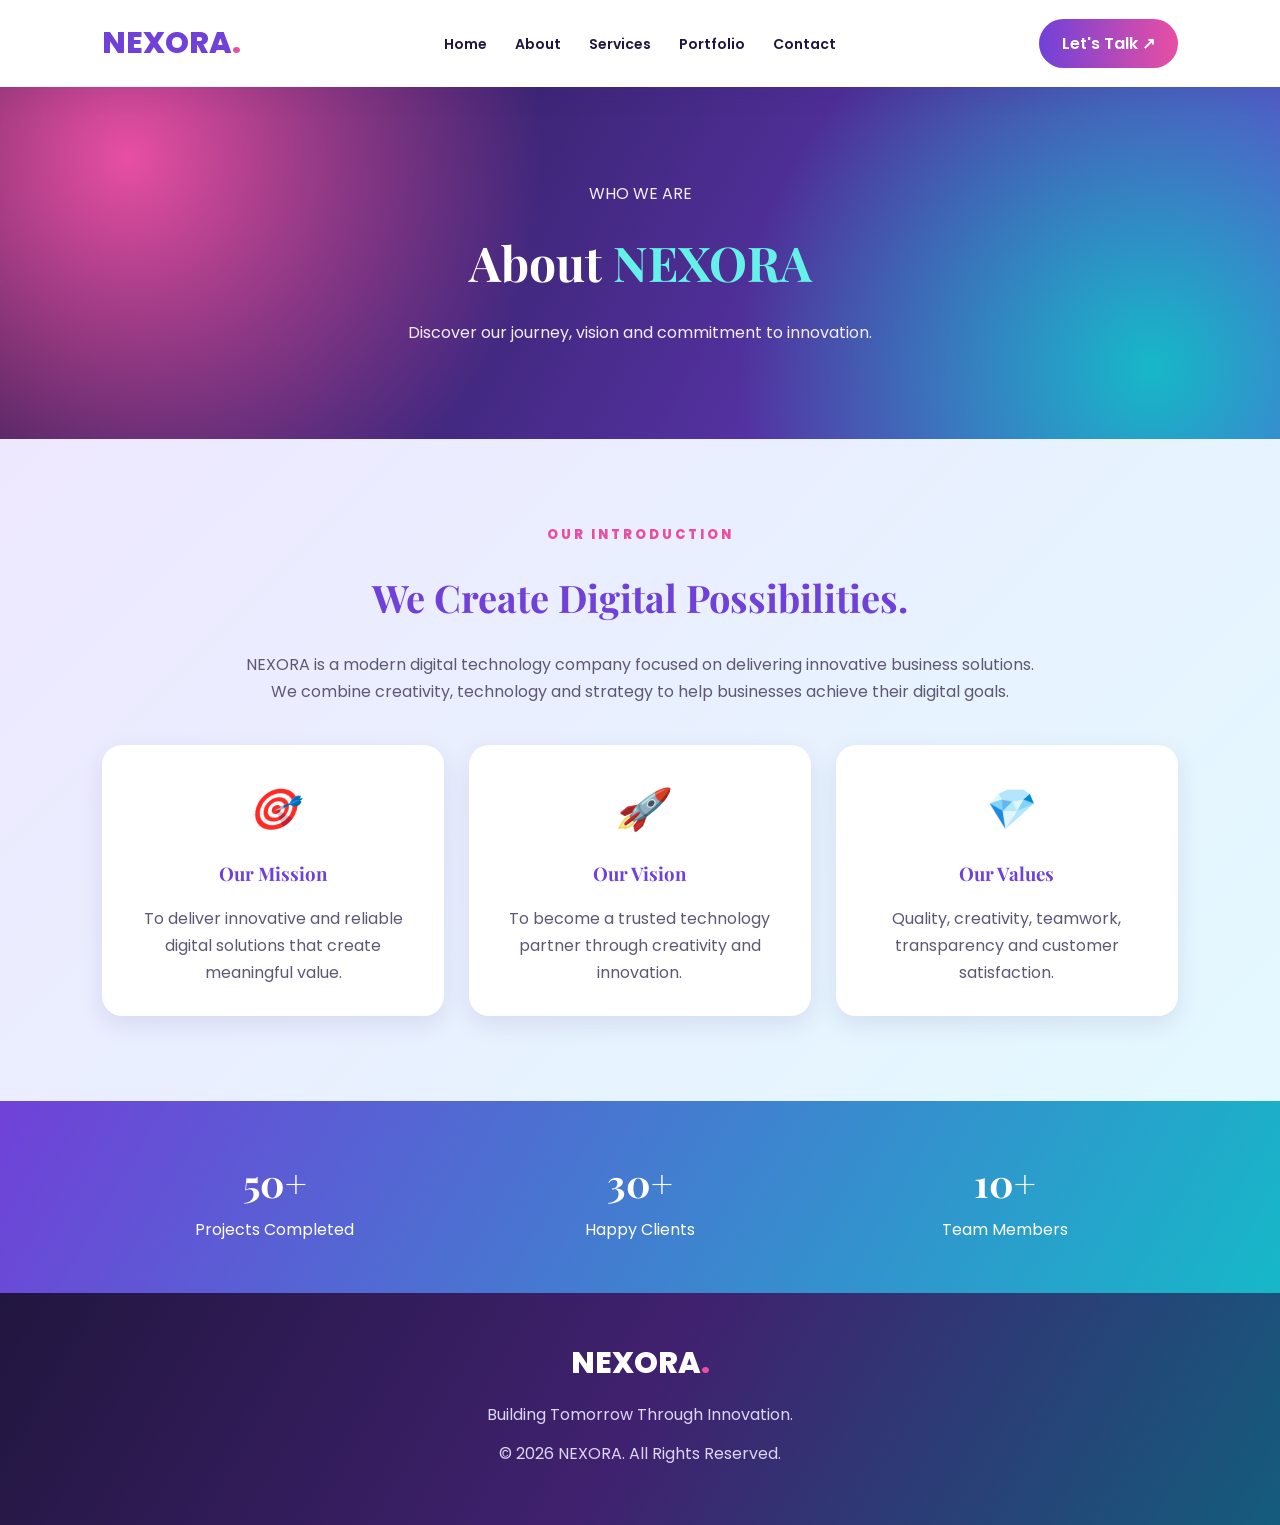
<file: about.html>
<!DOCTYPE html>
<html lang="en">
<head>
    <meta charset="UTF-8">
    <meta name="viewport" content="width=device-width, initial-scale=1.0">

    <title>About Us | NEXORA</title>

    <link rel="stylesheet" href="style.css">
    <script src="script.js" defer></script>
</head>

<body>

<header>
<nav class="navbar">
    <a href="index.html" class="logo">NEXORA<span>.</span></a>

    <ul class="nav-links" id="navLinks">
        <li><a href="index.html">Home</a></li>
        <li><a href="about.html">About</a></li>
        <li><a href="services.html">Services</a></li>
        <li><a href="portfolio.html">Portfolio</a></li>
        <li><a href="contact.html">Contact</a></li>
    </ul>

    <a href="contact.html" class="nav-btn">Let's Talk ↗</a>

    <button class="menu-toggle" onclick="toggleMenu()">☰</button>
</nav>
</header>

<section class="page-hero">
    <p>WHO WE ARE</p>
    <h1>About <span>NEXORA</span></h1>
    <p>Discover our journey, vision and commitment to innovation.</p>
</section>

<section class="section about-page">

    <div class="section-label">OUR INTRODUCTION</div>

    <h2>We Create Digital <span>Possibilities.</span></h2>

    <p>
        NEXORA is a modern digital technology company
        focused on delivering innovative business solutions.

        We combine creativity, technology and strategy
        to help businesses achieve their digital goals.
    </p>

    <div class="about-boxes">

        <div class="info-box">
            <i>🎯</i>
            <h3>Our Mission</h3>
            <p>
                To deliver innovative and reliable digital
                solutions that create meaningful value.
            </p>
        </div>

        <div class="info-box">
            <i>🚀</i>
            <h3>Our Vision</h3>
            <p>
                To become a trusted technology partner
                through creativity and innovation.
            </p>
        </div>

        <div class="info-box">
            <i>💎</i>
            <h3>Our Values</h3>
            <p>
                Quality, creativity, teamwork,
                transparency and customer satisfaction.
            </p>
        </div>

    </div>

</section>

<section class="stats-section">

    <div>
        <h2>50+</h2>
        <p>Projects Completed</p>
    </div>

    <div>
        <h2>30+</h2>
        <p>Happy Clients</p>
    </div>

    <div>
        <h2>10+</h2>
        <p>Team Members</p>
    </div>

</section>

<footer>
    <a href="index.html" class="logo">NEXORA<span>.</span></a>
    <p>Building Tomorrow Through Innovation.</p>
    <p>© 2026 NEXORA. All Rights Reserved.</p>
</footer>

</body>
</html>
</file>
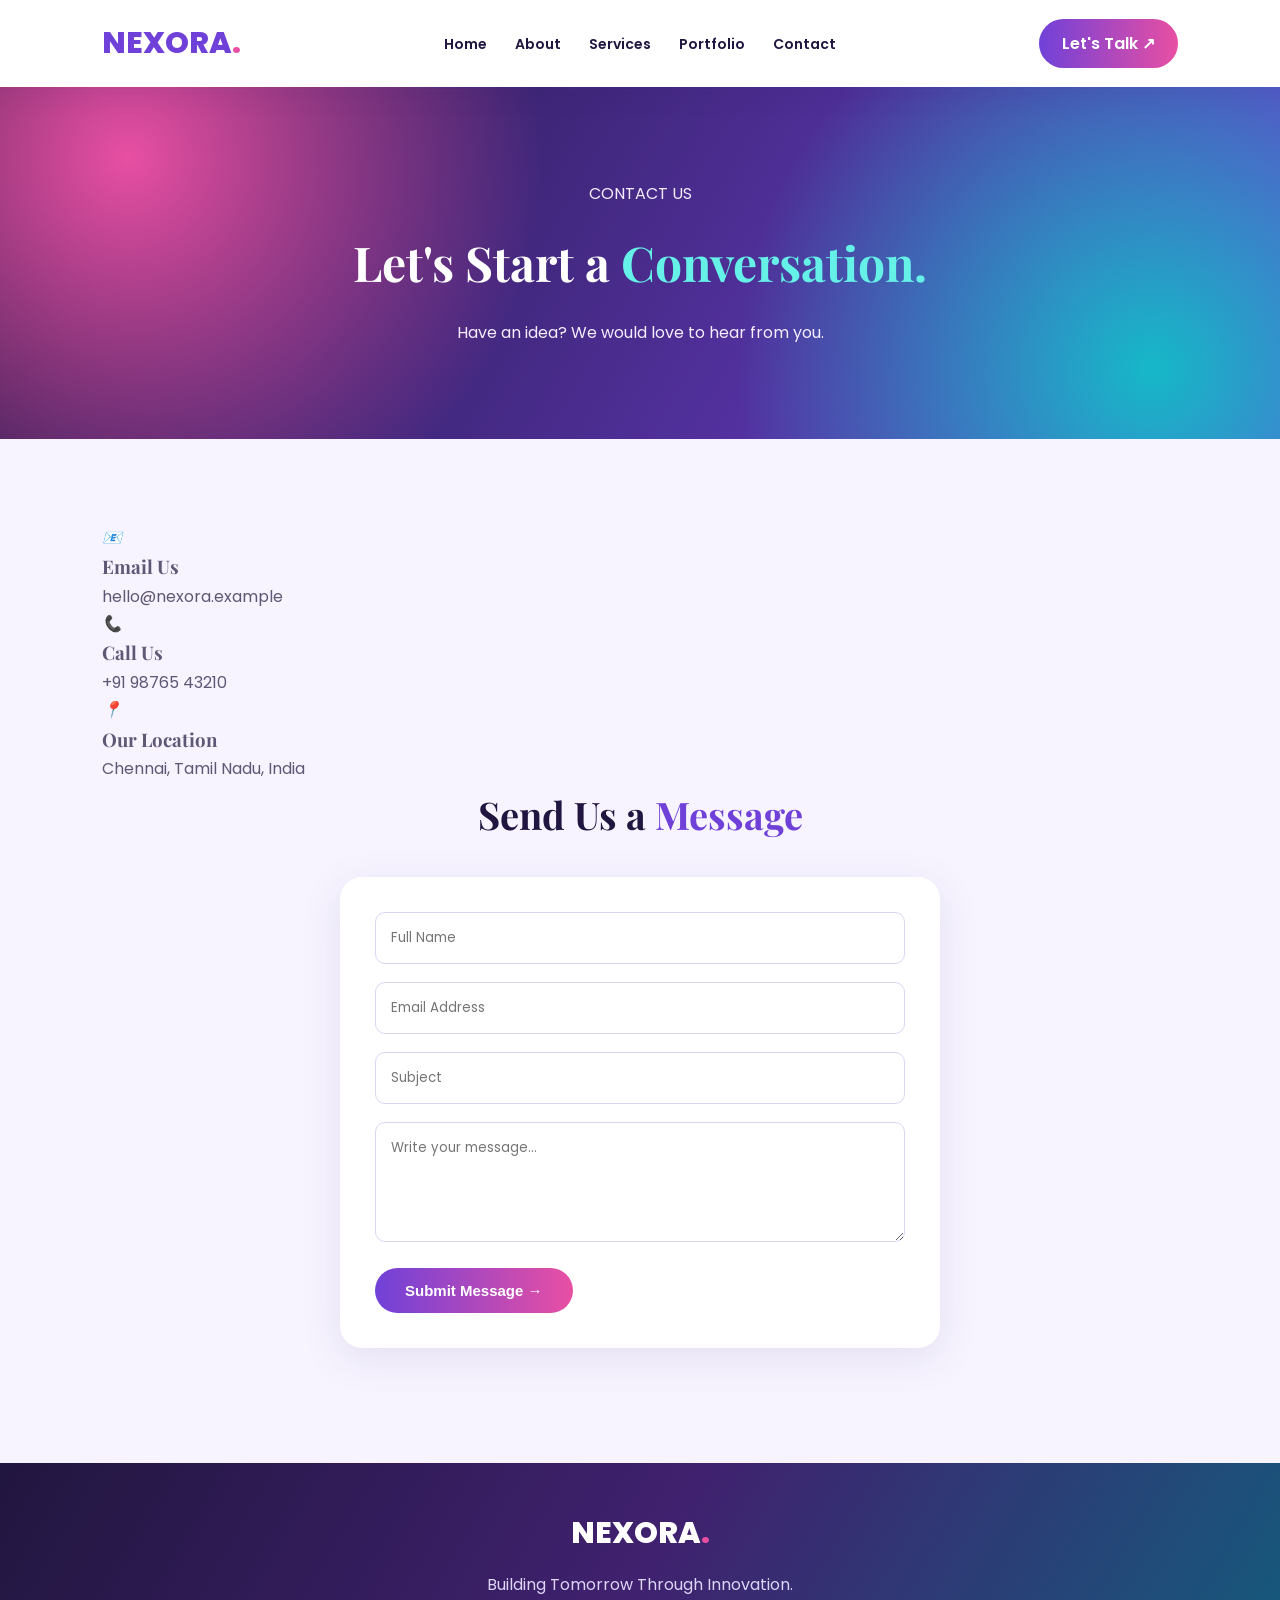
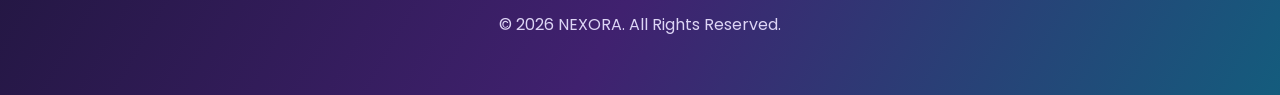
<file: contact.html>
<!DOCTYPE html>
<html lang="en">
<head>
    <meta charset="UTF-8">
    <meta name="viewport" content="width=device-width, initial-scale=1.0">

    <title>Contact Us | NEXORA</title>

    <link rel="stylesheet" href="style.css">
    <script src="script.js" defer></script>
</head>

<body>

<header>
<nav class="navbar">
    <a href="index.html" class="logo">NEXORA<span>.</span></a>

    <ul class="nav-links" id="navLinks">
        <li><a href="index.html">Home</a></li>
        <li><a href="about.html">About</a></li>
        <li><a href="services.html">Services</a></li>
        <li><a href="portfolio.html">Portfolio</a></li>
        <li><a href="contact.html">Contact</a></li>
    </ul>

    <a href="contact.html" class="nav-btn">Let's Talk ↗</a>

    <button class="menu-toggle" onclick="toggleMenu()">☰</button>
</nav>
</header>

<section class="page-hero">
    <p>CONTACT US</p>
    <h1>Let's Start a <span>Conversation.</span></h1>
    <p>Have an idea? We would love to hear from you.</p>
</section>

<section class="section contact-page">

    <div class="contact-details">

        <div class="contact-info">
            <i>📧</i>
            <h3>Email Us</h3>
            <p>hello@nexora.example</p>
        </div>

        <div class="contact-info">
            <i>📞</i>
            <h3>Call Us</h3>
            <p>+91 98765 43210</p>
        </div>

        <div class="contact-info">
            <i>📍</i>
            <h3>Our Location</h3>
            <p>Chennai, Tamil Nadu, India</p>
        </div>

    </div>

    <div class="contact-form-box">

        <h2>Send Us a <span>Message</span></h2>

        <form id="contactForm">

            <input type="text"
                   id="name"
                   placeholder="Full Name"
                   required>

            <input type="email"
                   id="email"
                   placeholder="Email Address"
                   required>

            <input type="text"
                   id="subject"
                   placeholder="Subject"
                   required>

            <textarea id="message"
                      placeholder="Write your message..."
                      required></textarea>

            <button type="submit">
                Submit Message →
            </button>

        </form>

        <p id="result"></p>

    </div>

</section>

<footer>
    <a href="index.html" class="logo">NEXORA<span>.</span></a>
    <p>Building Tomorrow Through Innovation.</p>
    <p>© 2026 NEXORA. All Rights Reserved.</p>
</footer>

</body>
</html>
</file>
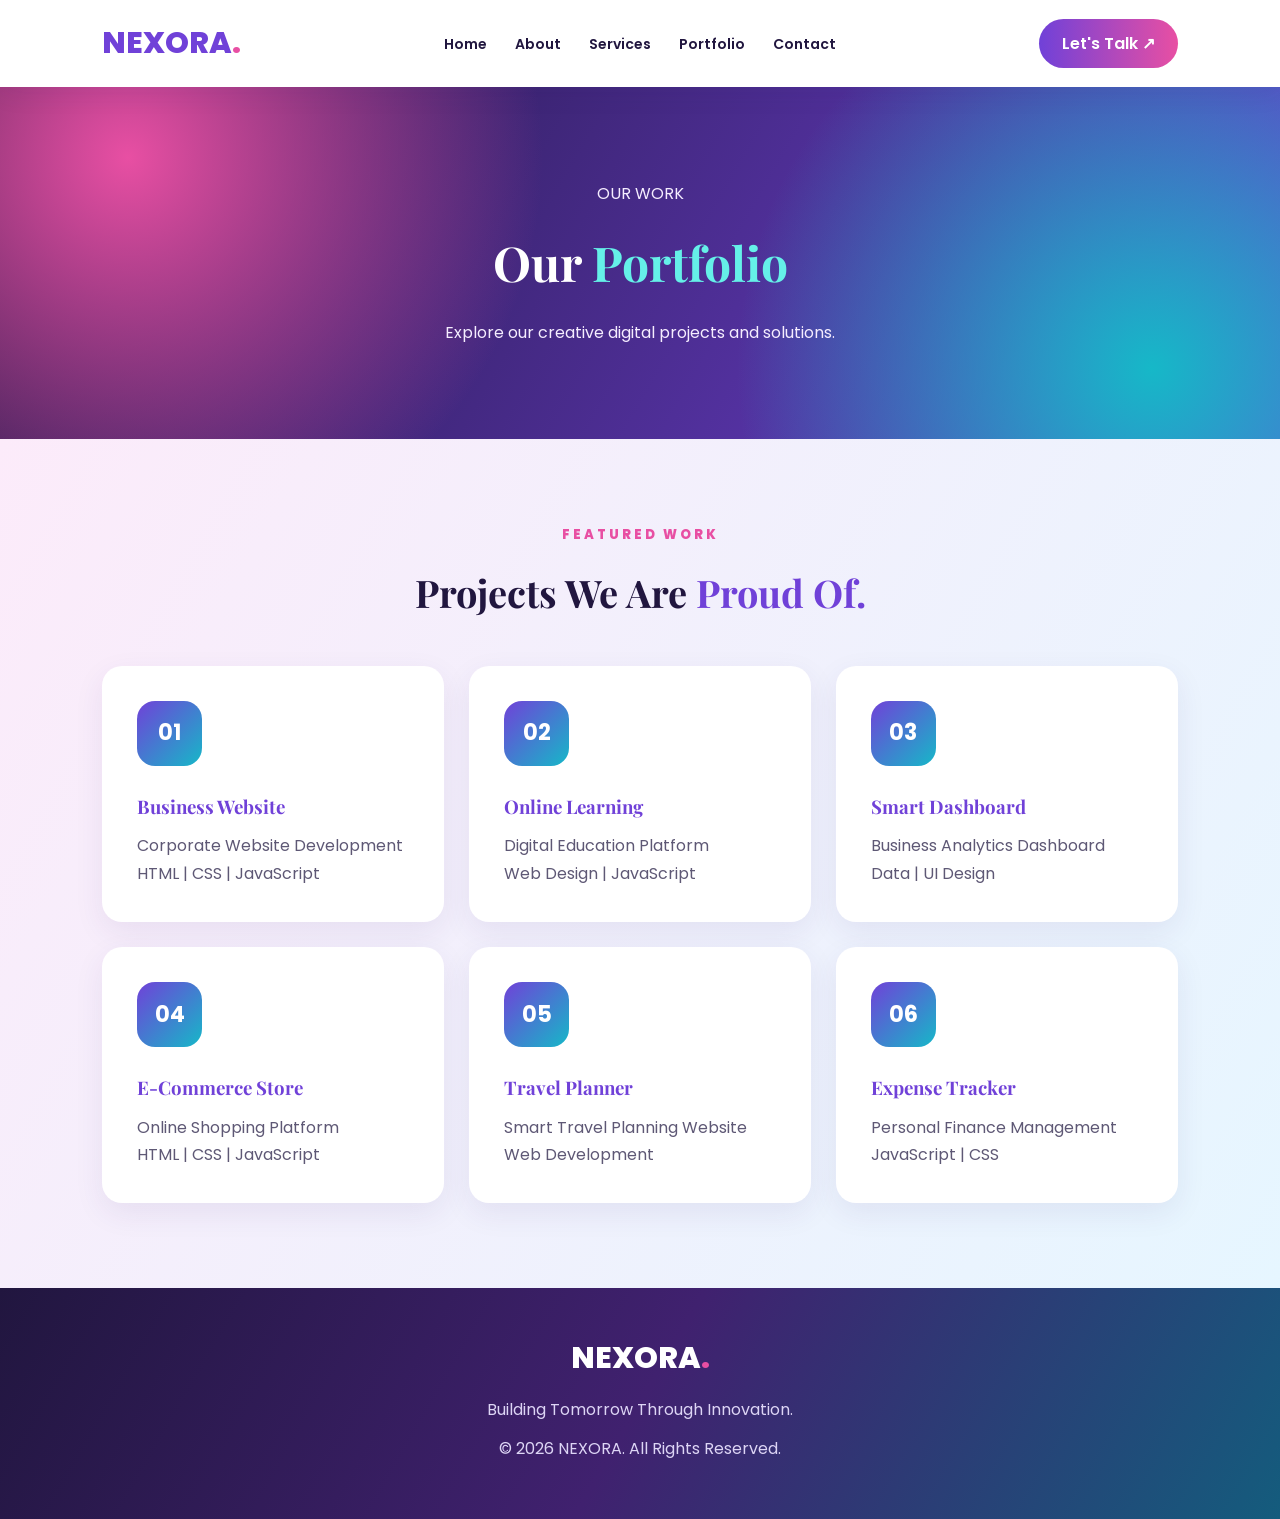
<file: portfolio.html>
<!DOCTYPE html>
<html lang="en">
<head>
    <meta charset="UTF-8">
    <meta name="viewport" content="width=device-width, initial-scale=1.0">

    <title>Portfolio | NEXORA</title>

    <link rel="stylesheet" href="style.css">
    <script src="script.js" defer></script>
</head>

<body>

<header>
<nav class="navbar">
    <a href="index.html" class="logo">NEXORA<span>.</span></a>

    <ul class="nav-links" id="navLinks">
        <li><a href="index.html">Home</a></li>
        <li><a href="about.html">About</a></li>
        <li><a href="services.html">Services</a></li>
        <li><a href="portfolio.html">Portfolio</a></li>
        <li><a href="contact.html">Contact</a></li>
    </ul>

    <a href="contact.html" class="nav-btn">Let's Talk ↗</a>

    <button class="menu-toggle" onclick="toggleMenu()">☰</button>
</nav>
</header>

<section class="page-hero">
    <p>OUR WORK</p>
    <h1>Our <span>Portfolio</span></h1>
    <p>Explore our creative digital projects and solutions.</p>
</section>

<section class="section portfolio">

    <div class="section-label">FEATURED WORK</div>

    <h2>Projects We Are <span>Proud Of.</span></h2>

    <div class="portfolio-grid">

        <div class="portfolio-card">
            <div class="project-icon">01</div>
            <h3>Business Website</h3>
            <p>Corporate Website Development</p>
            <span>HTML | CSS | JavaScript</span>
        </div>

        <div class="portfolio-card">
            <div class="project-icon">02</div>
            <h3>Online Learning</h3>
            <p>Digital Education Platform</p>
            <span>Web Design | JavaScript</span>
        </div>

        <div class="portfolio-card">
            <div class="project-icon">03</div>
            <h3>Smart Dashboard</h3>
            <p>Business Analytics Dashboard</p>
            <span>Data | UI Design</span>
        </div>

        <div class="portfolio-card">
            <div class="project-icon">04</div>
            <h3>E-Commerce Store</h3>
            <p>Online Shopping Platform</p>
            <span>HTML | CSS | JavaScript</span>
        </div>

        <div class="portfolio-card">
            <div class="project-icon">05</div>
            <h3>Travel Planner</h3>
            <p>Smart Travel Planning Website</p>
            <span>Web Development</span>
        </div>

        <div class="portfolio-card">
            <div class="project-icon">06</div>
            <h3>Expense Tracker</h3>
            <p>Personal Finance Management</p>
            <span>JavaScript | CSS</span>
        </div>

    </div>

</section>

<footer>
    <a href="index.html" class="logo">NEXORA<span>.</span></a>
    <p>Building Tomorrow Through Innovation.</p>
    <p>© 2026 NEXORA. All Rights Reserved.</p>
</footer>

</body>
</html>
</file>
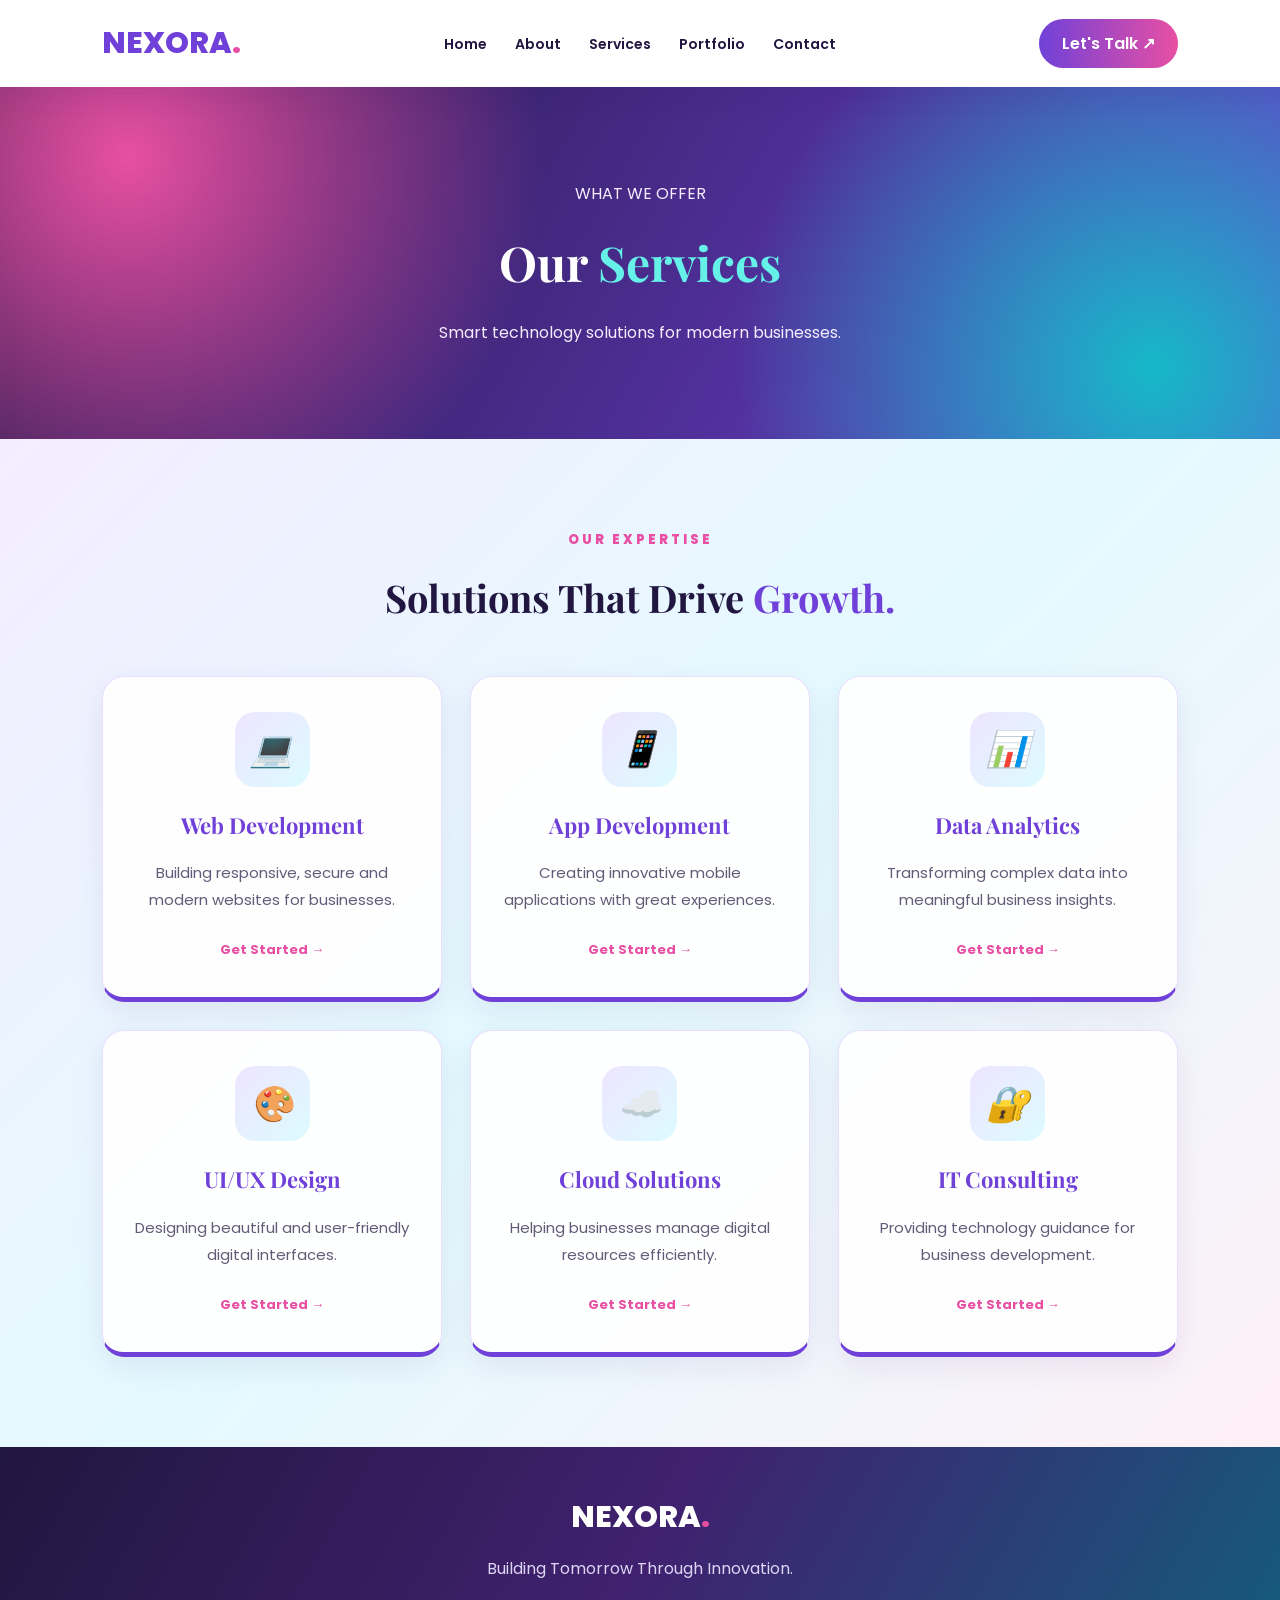
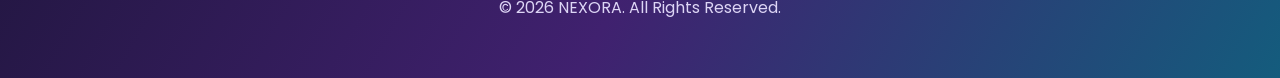
<file: services.html>
<!DOCTYPE html>
<html lang="en">
<head>
    <meta charset="UTF-8">
    <meta name="viewport" content="width=device-width, initial-scale=1.0">

    <title>Our Services | NEXORA</title>

    <link rel="stylesheet" href="style.css">
    <script src="script.js" defer></script>
</head>

<body>

<header>
<nav class="navbar">
    <a href="index.html" class="logo">NEXORA<span>.</span></a>

    <ul class="nav-links" id="navLinks">
        <li><a href="index.html">Home</a></li>
        <li><a href="about.html">About</a></li>
        <li><a href="services.html">Services</a></li>
        <li><a href="portfolio.html">Portfolio</a></li>
        <li><a href="contact.html">Contact</a></li>
    </ul>

    <a href="contact.html" class="nav-btn">Let's Talk ↗</a>

    <button class="menu-toggle" onclick="toggleMenu()">☰</button>
</nav>
</header>

<section class="page-hero">
    <p>WHAT WE OFFER</p>
    <h1>Our <span>Services</span></h1>
    <p>Smart technology solutions for modern businesses.</p>
</section>

<section class="section services">

    <div class="section-label">OUR EXPERTISE</div>

    <h2>Solutions That Drive <span>Growth.</span></h2>

    <div class="service-grid">

        <div class="service-card">
            <i>💻</i>
            <h3>Web Development</h3>
            <p>
                Building responsive, secure and
                modern websites for businesses.
            </p>
            <a href="contact.html">Get Started →</a>
        </div>

        <div class="service-card">
            <i>📱</i>
            <h3>App Development</h3>
            <p>
                Creating innovative mobile
                applications with great experiences.
            </p>
            <a href="contact.html">Get Started →</a>
        </div>

        <div class="service-card">
            <i>📊</i>
            <h3>Data Analytics</h3>
            <p>
                Transforming complex data into
                meaningful business insights.
            </p>
            <a href="contact.html">Get Started →</a>
        </div>

        <div class="service-card">
            <i>🎨</i>
            <h3>UI/UX Design</h3>
            <p>
                Designing beautiful and
                user-friendly digital interfaces.
            </p>
            <a href="contact.html">Get Started →</a>
        </div>

        <div class="service-card">
            <i>☁️</i>
            <h3>Cloud Solutions</h3>
            <p>
                Helping businesses manage
                digital resources efficiently.
            </p>
            <a href="contact.html">Get Started →</a>
        </div>

        <div class="service-card">
            <i>🔐</i>
            <h3>IT Consulting</h3>
            <p>
                Providing technology guidance
                for business development.
            </p>
            <a href="contact.html">Get Started →</a>
        </div>

    </div>

</section>

<footer>
    <a href="index.html" class="logo">NEXORA<span>.</span></a>
    <p>Building Tomorrow Through Innovation.</p>
    <p>© 2026 NEXORA. All Rights Reserved.</p>
</footer>

</body>
</html>
</file>
<file: style.css>
@import url('https://fonts.googleapis.com/css2?family=Poppins:wght@300;400;500;600;700;800&family=Playfair+Display:wght@600;700;800&display=swap');

/* GLOBAL */
* {
    margin: 0;
    padding: 0;
    box-sizing: border-box;
    scroll-behavior: smooth;
}

:root {
    --purple: #7041D8;
    --pink: #E84FA3;
    --cyan: #16B8C8;
    --dark: #21163F;
    --text: #5E5875;
    --light: #F7F4FF;
}

body {
    font-family: 'Poppins', sans-serif;
    background: #F7F4FF;
    color: var(--text);
    line-height: 1.7;
}

h1, h2, h3 {
    font-family: 'Playfair Display', serif;
}

a {
    text-decoration: none;
}

/* NAVBAR */
header {
    background: white;
    position: sticky;
    top: 0;
    z-index: 1000;
    box-shadow: 0 5px 25px rgba(50,30,100,0.08);
}

.navbar {
    display: flex;
    justify-content: space-between;
    align-items: center;
    padding: 18px 8%;
}

.logo {
    font-size: 30px;
    font-weight: 800;
    color: var(--purple);
}

.logo span {
    color: var(--pink);
}

.nav-links {
    display: flex;
    gap: 28px;
    list-style: none;
}

.nav-links a {
    color: var(--dark);
    font-size: 14px;
    font-weight: 600;
    transition: 0.3s;
}

.nav-links a:hover {
    color: var(--pink);
}

.nav-btn {
    background: linear-gradient(90deg, var(--purple), var(--pink));
    color: white;
    padding: 11px 23px;
    border-radius: 25px;
    font-weight: 600;
}

.menu-toggle {
    display: none;
}

/* HERO */
.hero {
    min-height: 90vh;
    padding: 80px 8%;
    display: flex;
    justify-content: space-between;
    align-items: center;
    gap: 50px;
    color: white;

    background:
    radial-gradient(circle at 15% 20%, #E84FA3 0%, transparent 28%),
    radial-gradient(circle at 90% 80%, #16B8C8 0%, transparent 30%),
    linear-gradient(135deg, #21163F, #5732A7, #245CA5);
}

.hero-content {
    max-width: 650px;
}

.badge {
    display: inline-block;
    padding: 9px 18px;
    border: 1px solid rgba(255,255,255,0.4);
    border-radius: 25px;
    color: #C9F8FF;
    font-size: 12px;
    letter-spacing: 2px;
    margin-bottom: 25px;
}

.badge i {
    color: #41E6C2;
    font-size: 9px;
}

.hero h1 {
    font-size: clamp(40px, 5vw, 65px);
    color: white;
    line-height: 1.2;
    margin-bottom: 25px;
}

.hero h1 span {
    color: #FF82C2;
}

.hero p {
    color: #E6E1FA;
    font-size: 16px;
    margin-bottom: 28px;
}

.hero-buttons {
    display: flex;
    gap: 15px;
    flex-wrap: wrap;
}

.primary-btn,
.secondary-btn {
    padding: 14px 25px;
    border-radius: 30px;
    font-weight: 600;
    transition: 0.3s;
}

.primary-btn {
    background: linear-gradient(90deg, #E84FA3, #9148ED);
    color: white;
}

.secondary-btn {
    border: 1px solid white;
    color: white;
}

.primary-btn:hover,
.secondary-btn:hover {
    transform: translateY(-5px);
}

/* HERO INFO */
.hero-info {
    display: flex;
    gap: 40px;
    margin-top: 45px;
}

.hero-info h3 {
    font-size: 28px;
    color: #65E6E5;
}

.hero-info p {
    font-size: 12px;
    margin: 0;
}

/* HERO VISUAL */
.hero-visual {
    max-width: 380px;
    width: 100%;
    position: relative;
}

.visual-card {
    padding: 35px;
    border-radius: 25px;
    background: rgba(255,255,255,0.12);
    border: 1px solid rgba(255,255,255,0.3);
    backdrop-filter: blur(15px);
    box-shadow: 0 20px 50px rgba(0,0,0,0.2);
}

.visual-top {
    display: flex;
    justify-content: space-between;
    color: #E6DEFF;
}

.visual-icon {
    font-size: 55px;
    color: #72E9F0;
    margin: 35px 0;
}

.visual-card h2 {
    color: white;
    font-size: 27px;
    margin-bottom: 15px;
}

.visual-card p {
    color: #E5DFF8;
}

.visual-line {
    height: 4px;
    background: linear-gradient(90deg, #E84FA3, #16B8C8);
    margin: 25px 0;
    border-radius: 10px;
}

.visual-bottom {
    font-size: 11px;
    letter-spacing: 3px;
    color: #72E9F0;
}

.floating-icon {
    position: absolute;
    top: -25px;
    right: -20px;
    background: linear-gradient(135deg, #FF70B8, #7946E8);
    color: white;
    padding: 18px;
    border-radius: 15px;
    font-size: 23px;
}

/* COMMON SECTIONS */
.section {
    padding: 85px 8%;
}

.section-label {
    text-align: center;
    color: var(--pink);
    font-weight: 700;
    font-size: 12px;
    letter-spacing: 4px;
    margin-bottom: 15px;
}

.section h2 {
    text-align: center;
    font-size: 38px;
    color: var(--dark);
    margin-bottom: 25px;
}

.section h2 span {
    color: var(--purple);
}

/* ABOUT */
.about {
    background: linear-gradient(120deg, #EEE6FF, #DFF9FF);
    text-align: center;
}

.about > p {
    max-width: 800px;
    margin: auto;
    font-size: 16px;
}

/* SERVICES */
.services {
    background: #F8F5FF;
}

.service-grid {
    display: grid;
    grid-template-columns: repeat(4, 1fr);
    gap: 22px;
    margin-top: 40px;
}

.service-card {
    background: white;
    padding: 30px 23px;
    border-radius: 20px;
    border-bottom: 4px solid var(--purple);
    box-shadow: 0 8px 30px rgba(70,40,120,0.07);
    transition: 0.4s;
}

.service-card:hover {
    transform: translateY(-12px);
    border-color: var(--pink);
    box-shadow: 0 15px 35px rgba(112,65,216,0.15);
}

.service-card i {
    font-size: 35px;
    color: var(--purple);
    margin-bottom: 20px;
}

.service-card h3 {
    color: var(--dark);
    font-size: 20px;
    margin-bottom: 12px;
}

.service-card p {
    font-size: 13px;
    margin-bottom: 18px;
}

.service-card a {
    color: var(--pink);
    font-weight: 600;
    font-size: 13px;
}

/* PORTFOLIO */
.portfolio {
    background: linear-gradient(120deg, #FCEBFA, #E6F6FF);
}

.portfolio-grid {
    display: grid;
    grid-template-columns: repeat(3, 1fr);
    gap: 25px;
    margin-top: 40px;
}

.portfolio-card {
    background: white;
    padding: 35px;
    border-radius: 20px;
    box-shadow: 0 10px 30px rgba(70,40,120,0.08);
    transition: 0.4s;
}

.portfolio-card:hover {
    transform: translateY(-10px);
}

.project-icon {
    width: 65px;
    height: 65px;
    border-radius: 18px;
    display: grid;
    place-items: center;
    background: linear-gradient(135deg, #7041D8, #16B8C8);
    color: white;
    font-size: 22px;
    font-weight: 700;
    margin-bottom: 25px;
}

.portfolio-card h3 {
    color: var(--purple);
    margin-bottom: 10px;
}

/* CONTACT */
.contact {
    background: linear-gradient(135deg, #EDE5FF, #DFFAFF);
    text-align: center;
}

.contact > p {
    margin-bottom: 20px;
}

form {
    max-width: 600px;
    margin: 30px auto;
    padding: 35px;
    background: white;
    border-radius: 22px;
    box-shadow: 0 10px 40px rgba(60,40,120,0.10);
}

input,
textarea {
    width: 100%;
    padding: 15px;
    margin-bottom: 18px;
    border: 1px solid #DDD4F2;
    border-radius: 10px;
    font-family: 'Poppins', sans-serif;
    outline: none;
}

input:focus,
textarea:focus {
    border-color: var(--purple);
    box-shadow: 0 0 8px rgba(112,65,216,0.2);
}

textarea {
    min-height: 120px;
    resize: vertical;
}

form button {
    padding: 14px 30px;
    background: linear-gradient(90deg, #7041D8, #E84FA3);
    border: none;
    border-radius: 30px;
    color: white;
    font-size: 15px;
    font-weight: 600;
    cursor: pointer;
}

form button:hover {
    background: linear-gradient(90deg, #16B8C8, #7041D8);
}

/* FOOTER */
footer {
    padding: 45px 8%;
    text-align: center;
    background: linear-gradient(120deg, #21163F, #40216F, #145C7D);
    color: white;
}

footer .logo {
    color: white;
}

footer p {
    color: #DDD5F5;
    margin: 12px 0;
}

.social-icons {
    margin: 20px 0;
}

.social-icons a {
    display: inline-grid;
    place-items: center;
    width: 40px;
    height: 40px;
    margin: 5px;
    border-radius: 50%;
    background: rgba(255,255,255,0.15);
    color: white;
    transition: 0.3s;
}

.social-icons a:hover {
    background: var(--pink);
    transform: translateY(-5px);
}

.copyright {
    font-size: 12px;
    margin-top: 20px;
}

/* MOBILE RESPONSIVE */
@media(max-width: 900px) {
    .service-grid {
        grid-template-columns: repeat(2, 1fr);
    }

    .hero {
        flex-direction: column;
        text-align: center;
    }

    .hero-buttons,
    .hero-info {
        justify-content: center;
    }

    .portfolio-grid {
        grid-template-columns: repeat(2, 1fr);
    }
}

@media(max-width: 600px) {
    .navbar {
        flex-wrap: wrap;
        padding: 15px 5%;
    }

    .nav-links {
        flex-wrap: wrap;
        justify-content: center;
        gap: 12px;
        width: 100%;
    }

    .nav-btn {
        display: none;
    }

    .menu-toggle {
        display: block;
        background: var(--purple);
        color: white;
        border: none;
        padding: 8px 13px;
        border-radius: 8px;
    }

    .service-grid,
    .portfolio-grid {
        grid-template-columns: 1fr;
    }

    .section {
        padding: 60px 6%;
    }

    .section h2 {
        font-size: 29px;
    }

    .hero h1 {
        font-size: 38px;
    }

    .hero-info {
        gap: 20px;
    }

    .visual-card {
        padding: 25px;
    }

    form {
        padding: 22px;
    }
}
/* ABOUT PAGE DESIGN */

.about-page {
    background: linear-gradient(135deg, #EEE8FF, #E3F9FF);
    text-align: center;
}

.about-page h2 {
    color: #7041D8;
    margin: 20px 0;
}

.about-page > p {
    max-width: 800px;
    margin: auto;
}

.about-boxes {
    display: grid;
    grid-template-columns: repeat(auto-fit, minmax(220px, 1fr));
    gap: 25px;
    margin-top: 40px;
}

.info-box {
    background: white;
    padding: 30px;
    border-radius: 20px;
    box-shadow: 0 8px 25px rgba(50,30,100,0.10);
    transition: 0.3s;
}

.info-box:hover {
    transform: translateY(-8px);
    border-bottom: 4px solid #E84FA3;
}

.info-box i {
    font-size: 40px;
}

.info-box h3 {
    color: #7041D8;
    margin: 15px 0;
}

.stats-section {
    display: grid;
    grid-template-columns: repeat(3, 1fr);
    gap: 20px;
    padding: 50px 8%;
    text-align: center;
    background: linear-gradient(120deg, #7041D8, #16B8C8);
}

.stats-section h2 {
    color: white;
    font-size: 38px;
}

.stats-section p {
    color: white;
}
/* SERVICES PAGE */

.services {
    background: linear-gradient(135deg, #F4EDFF, #E4FAFF, #FFF0F8);
    text-align: center;
    padding: 90px 8%;
}

.section-label {
    color: #E84FA3;
    font-size: 13px;
    font-weight: 800;
    letter-spacing: 3px;
    margin-bottom: 15px;
}

.services h2 {
    font-size: 38px;
    color: #21163F;
    margin-bottom: 45px;
}

.services h2 span {
    color: #7041D8;
}

/* SERVICE GRID */

.service-grid {
    display: grid;
    grid-template-columns: repeat(3, 1fr);
    gap: 28px;
    margin-top: 35px;
}

/* SERVICE CARD */

.service-card {
    background: rgba(255, 255, 255, 0.95);
    padding: 35px 25px;
    border-radius: 22px;
    border: 1px solid #E8DEFF;
    border-bottom: 5px solid #7041D8;
    box-shadow: 0 10px 30px rgba(60, 30, 100, 0.08);
    transition: all 0.4s ease;
}

.service-card:hover {
    transform: translateY(-12px);
    border-bottom-color: #E84FA3;
    box-shadow: 0 18px 35px rgba(112, 65, 216, 0.18);
}

.service-card i {
    display: inline-flex;
    align-items: center;
    justify-content: center;
    width: 75px;
    height: 75px;
    border-radius: 20px;
    background: linear-gradient(135deg, #EEE5FF, #DDFBFF);
    font-size: 35px;
    margin-bottom: 20px;
}

.service-card h3 {
    color: #7041D8;
    font-size: 22px;
    margin-bottom: 15px;
}

.service-card p {
    color: #625B78;
    font-size: 15px;
    line-height: 1.8;
    margin-bottom: 22px;
}

.service-card a {
    display: inline-block;
    color: #E84FA3;
    font-weight: 700;
    transition: 0.3s;
}

.service-card a:hover {
    color: #16B8C8;
    transform: translateX(5px);
}

/* PAGE HERO */

.page-hero {
    padding: 85px 8%;
    text-align: center;
    background:
        radial-gradient(circle at 10% 20%, #E84FA3, transparent 35%),
        radial-gradient(circle at 90% 80%, #16B8C8, transparent 35%),
        linear-gradient(120deg, #21163F, #7041D8);
    color: white;
}

.page-hero p {
    color: #F5EDFF;
    font-size: 16px;
    margin: 8px 0;
}

.page-hero h1 {
    color: white;
    font-size: 48px;
    margin: 15px 0;
}

.page-hero h1 span {
    color: #65F0E8;
}

/* RESPONSIVE DESIGN */

@media(max-width: 900px) {
    .service-grid {
        grid-template-columns: repeat(2, 1fr);
    }
}

@media(max-width: 600px) {
    .service-grid {
        grid-template-columns: 1fr;
    }

    .services h2 {
        font-size: 29px;
    }

    .page-hero h1 {
        font-size: 35px;
    }

    .service-card {
        padding: 28px 20px;
    }
}
</file>
